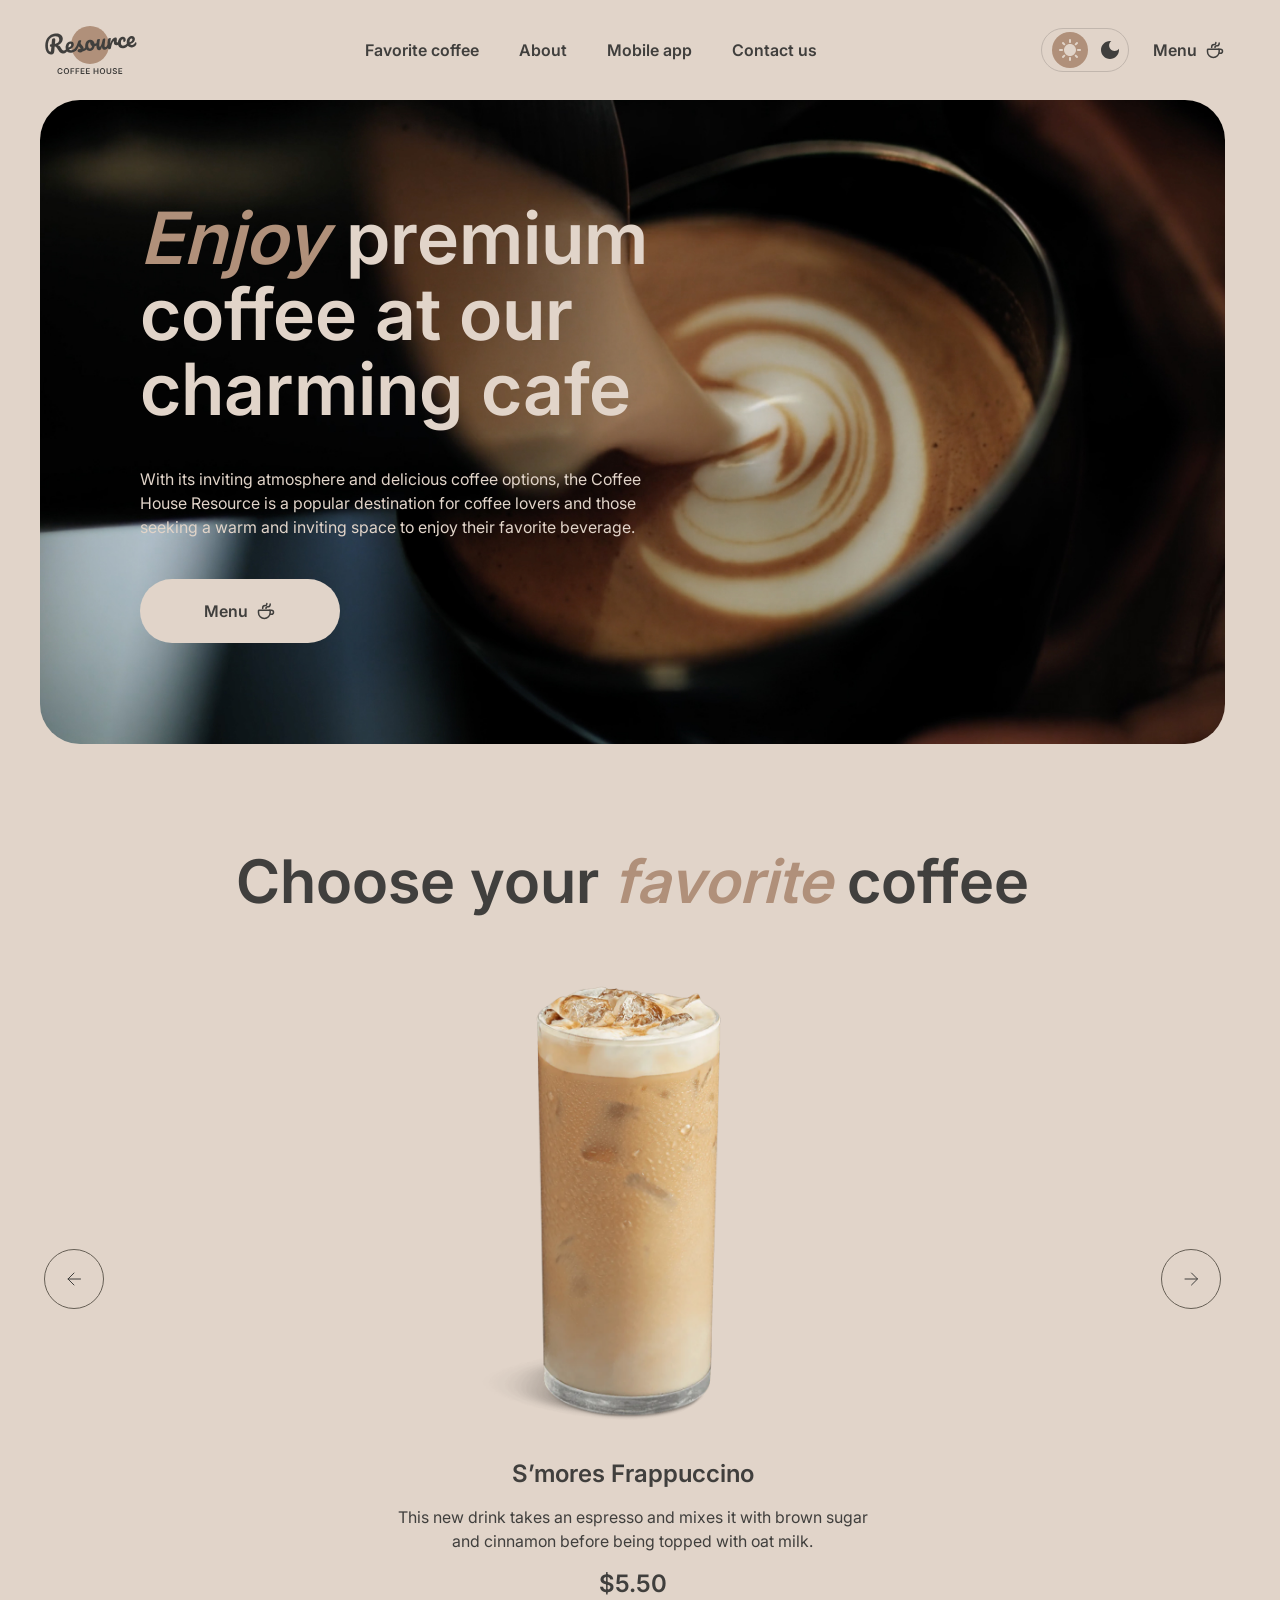
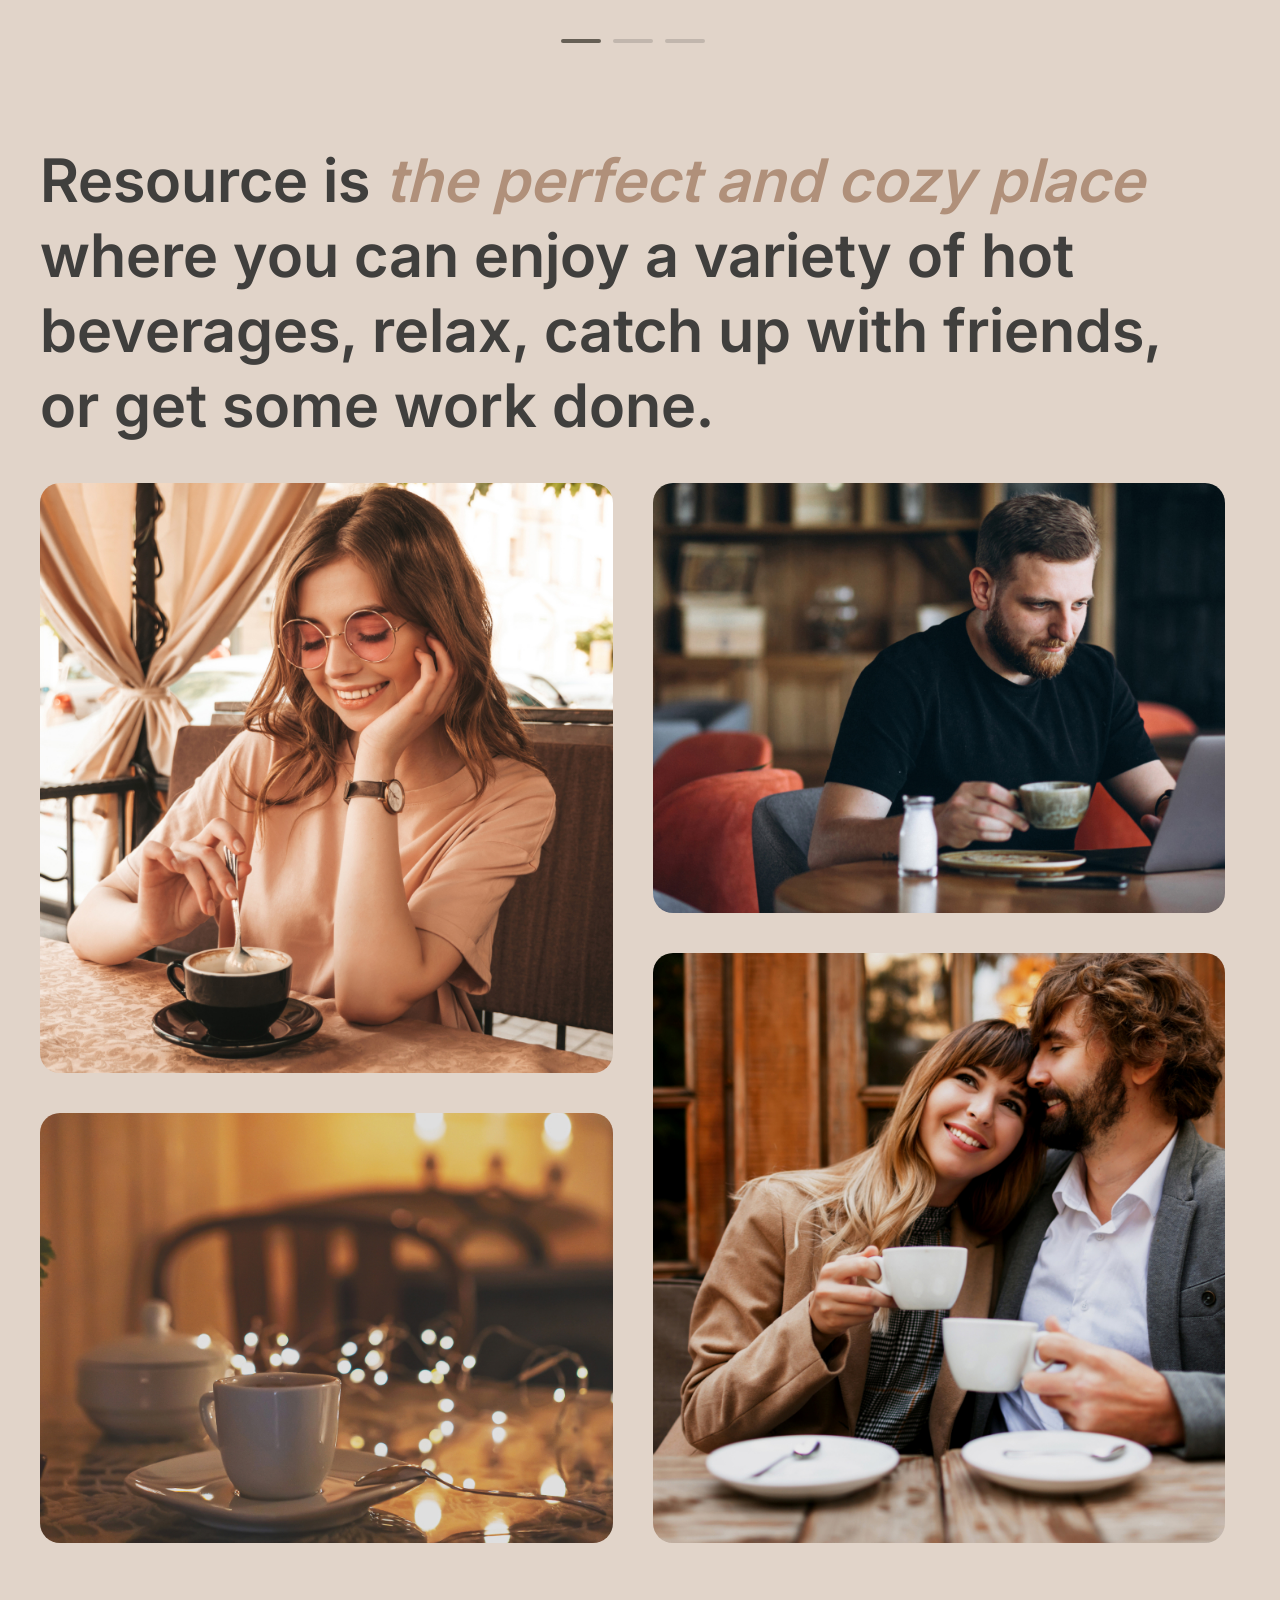
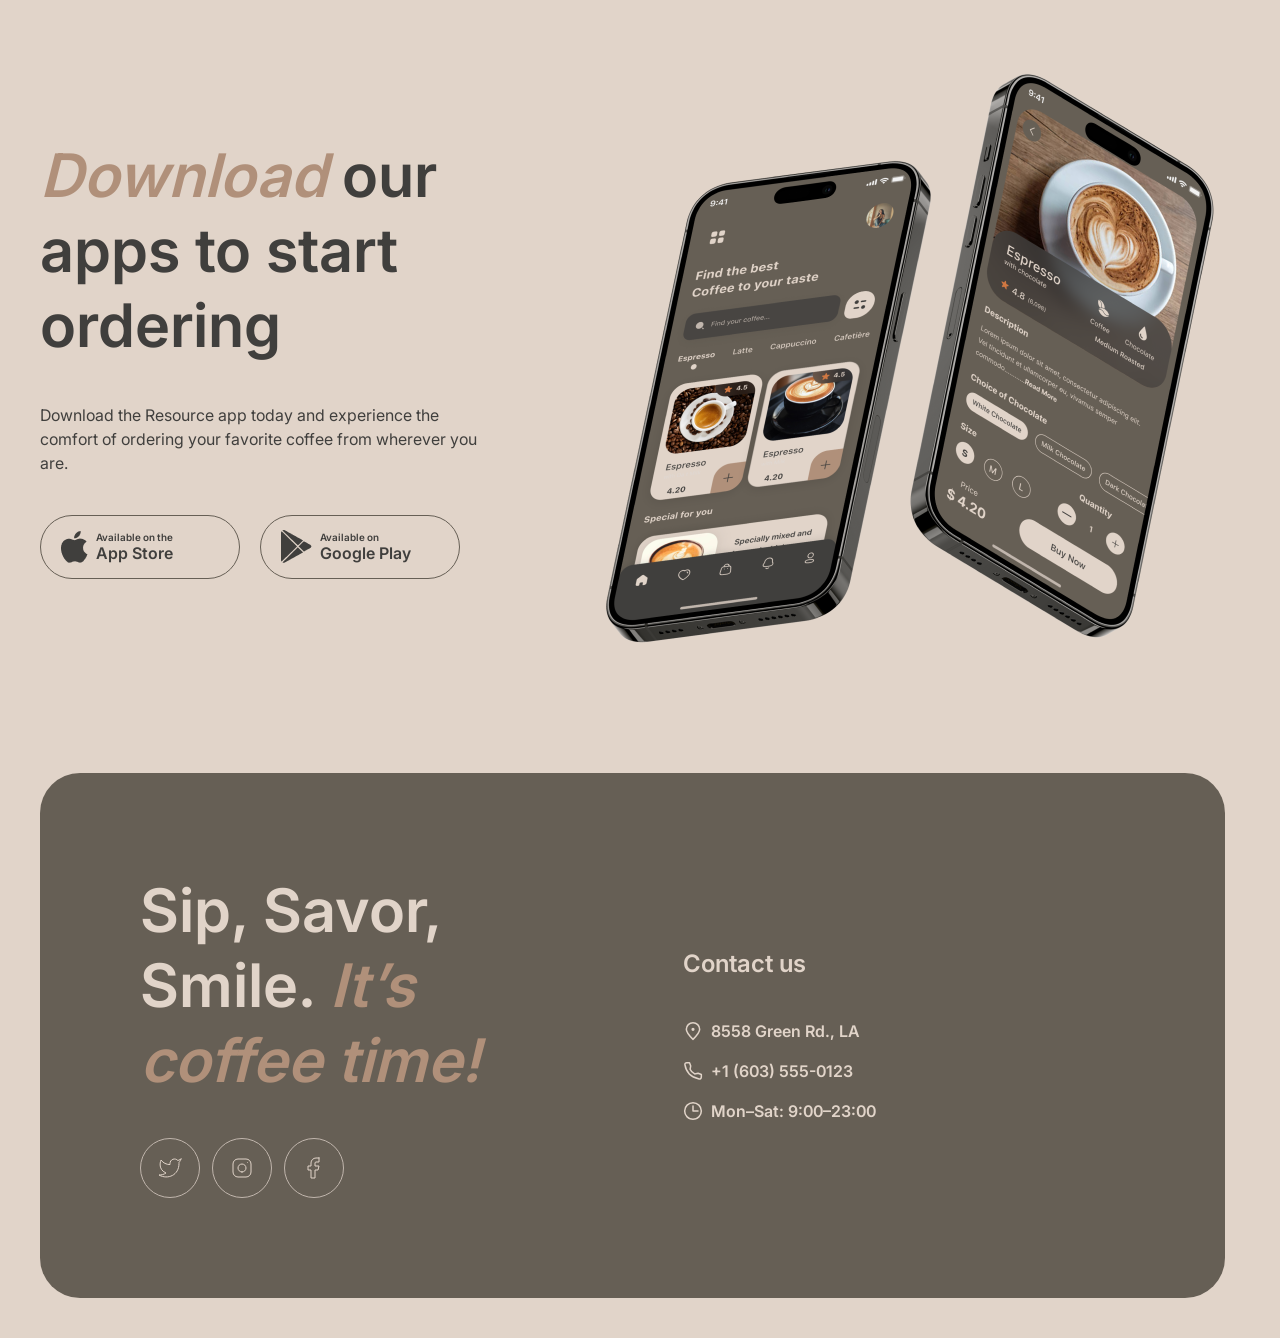
<file: index.html>
<!DOCTYPE html>
<html lang="en">

<head>
	<meta charset="UTF-8">
	<meta name="viewport" content="width=device-width, initial-scale=1.0">
	<title>Coffee House</title>
	<link rel="icon" href="icons/logo.svg">
	<link rel="stylesheet" href="css/style.css">
</head>

<body>

	<header class="header">
		<a href="index.html" class="header-logo">
			<img src="icons/logo.svg" alt="Coffee House Logo">
		</a>

		<nav class="header-nav">
			<ul class="header-nav-list">
				<li class="header-nav-item">
					<a class="header-nav-link" href="#favorite-coffee">
						Favorite coffee
					</a>
				</li>

				<li class="header-nav-item">
					<a class="header-nav-link" href="#about">
						About
					</a>
				</li>

				<li class="header-nav-item">
					<a class="header-nav-link" href="#mobile-app">
						Mobile app
					</a>
				</li>

				<li class="header-nav-item">
					<a class="header-nav-link" href="#contacts">
						Contact us
					</a>
				</li>
			</ul>
		</nav>

		<div class="header-actions">

			<button class="header-theme" type="button" aria-label="Switch theme">
				<img src="icons/Sun.svg" alt="Light theme" class="header-theme-icon-sun">
				<img src="icons/Moon.svg" alt="Dark theme" class="header-theme-icon-moon">
			</button>

			<a href="menu.html" class="header-menu-link">
				Menu
				<img src="icons/coffee-cup.svg" alt="">
			</a>

		</div>

		<button class="header-menu-burger" type="button" aria-label="Open menu"></button>
	</header>


	<main>

		<section class="hero">

			<video class="hero-video" autoplay muted loop playsinline>
				<source src="2909914-uhd_3840_2024_24fps.mp4" type="video/mp4">
			</video>

			<div class="hero-content">

				<h1 class="hero-title">
					<span class="accent">Enjoy</span>
					premium coffee at our charming cafe
				</h1>

				<p class="hero-text">
					With its inviting atmosphere and delicious coffee options,
					the Coffee House Resource is a popular destination for coffee lovers
					and those seeking a warm and inviting space to enjoy their favorite beverage.
				</p>

				<a href="menu.html" class="hero-button">
					Menu
					<img src="icons/coffee-cup.svg" alt="">
				</a>

			</div>

		</section>


		<section class="favorite-coffee" id="favorite-coffee">

			<h2 class="favorite-coffee-title">
				Choose your
				<span class="accent">favorite</span>
				coffee
			</h2>

			<div class="favorite-coffee-slider">

				<button class="favorite-coffee-button favorite-coffee-button-left" type="button"
					aria-label="Previous coffee">
					<img src="icons/arrow-left.svg" alt="">
				</button>


				<div class="favorite-coffee-cards">

					<article class="favorite-coffee-card favorite-coffee-card-active">

						<img src="images/slider/coffee-slider-1.png" alt="S'mores Frappuccino" class="favorite-coffee-image">

						<h3 class="favorite-coffee-card-title">
							S’mores Frappuccino
						</h3>

						<p class="favorite-coffee-description">
							This new drink takes an espresso and mixes it with brown sugar
							and cinnamon before being topped with oat milk.
						</p>

						<p class="favorite-coffee-price">
							$5.50
						</p>

					</article>


					<article class="favorite-coffee-card">

						<img src="images/slider/coffee-slider-2.png" alt="Caramel Macchiato" class="favorite-coffee-image">

						<h3 class="favorite-coffee-card-title">
							Caramel Macchiato
						</h3>

						<p class="favorite-coffee-description">
							Fragrant and unique classic espresso with rich
							caramel-peanut syrup, with cream under whipped thick foam.
						</p>

						<p class="favorite-coffee-price">
							$5.00
						</p>

					</article>


					<article class="favorite-coffee-card">

						<img src="images/slider/coffee-slider-3.png" alt="Ice coffee" class="favorite-coffee-image">

						<h3 class="favorite-coffee-card-title">
							Ice coffee
						</h3>

						<p class="favorite-coffee-description">
							A popular summer drink that tones and invigorates.
							Prepared from coffee, milk and ice.
						</p>

						<p class="favorite-coffee-price">
							$4.50
						</p>

					</article>

				</div>


				<button class="favorite-coffee-button favorite-coffee-button-right" type="button" aria-label="Next coffee">
					<img src="icons/arrow-right.svg" alt="">
				</button>

			</div>


			<div class="favorite-coffee-controls">

				<button class="favorite-coffee-control favorite-coffee-control-active" type="button"
					aria-label="Coffee slide 1"></button>

				<button class="favorite-coffee-control" type="button" aria-label="Coffee slide 2"></button>

				<button class="favorite-coffee-control" type="button" aria-label="Coffee slide 3"></button>

			</div>

		</section>


		<section class="about" id="about">

			<h2 class="about-title">
				Resource is
				<span class="accent">the perfect and cozy place</span>
				where you can enjoy a variety of hot beverages,
				relax, catch up with friends, or get some work done.
			</h2>


			<div class="about-images">

				<img src="images/about/about-1.jpg" alt="Coffee shop interior" class="about-image about-image-1">

				<img src="images/about/about-2.jpg" alt="Coffee cup" class="about-image about-image-2">

				<img src="images/about/about-3.jpg" alt="Coffee shop" class="about-image about-image-3">

				<img src="images/about/about-4.jpg" alt="Coffee" class="about-image about-image-4">

			</div>

		</section>


		<section class="mobile-app" id="mobile-app">

			<div class="mobile-app-offer">

				<h2 class="mobile-app-title">
					<span class="accent">Download</span>
					our apps to start ordering
				</h2>

				<p class="mobile-app-text">
					Download the Resource app today and experience the comfort
					of ordering your favorite coffee from wherever you are.
				</p>


				<div class="mobile-app-buttons">

					<a href="#" class="mobile-app-button">

						<img src="icons/apple-icon.png" alt="Apple">

						<span>
							<small>Available on the</small>
							App Store
						</span>

					</a>


					<a href="#" class="mobile-app-button">

						<img src="icons/google-icon.png" alt="Google Play">

						<span>
							<small>Available on</small>
							Google Play
						</span>

					</a>

				</div>

			</div>


			<img src="images/mobile-app.png" alt="Coffee House mobile application" class="mobile-app-image">

		</section>

	</main>


	<footer class="footer" id="contacts">

		<div class="footer-offer">

			<h2 class="footer-title">
				Sip, Savor, Smile.
				<span class="accent">It’s coffee time!</span>
			</h2>


			<div class="footer-socials">

				<a href="https://twitter.com/" class="footer-social-link" aria-label="Twitter" target="_blank"
					rel="noopener noreferrer">
					<img src="icons/social/twitter.svg" alt="">
				</a>

				<a href="https://www.instagram.com/" class="footer-social-link" aria-label="Instagram" target="_blank"
					rel="noopener noreferrer">
					<img src="icons/social/instagram.svg" alt="">
				</a>

				<a href="https://www.facebook.com/" class="footer-social-link" aria-label="Facebook" target="_blank"
					rel="noopener noreferrer">
					<img src="icons/social/facebook.svg" alt="">
				</a>

			</div>

		</div>


		<div class="footer-contacts">

			<h3 class="footer-contacts-title">
				Contact us
			</h3>

			<a href="https://www.google.com/maps/search/?api=1&query=8558+Green+Rd,+Los+Angeles"
				class="footer-contacts-address" target="_blank" rel="noopener noreferrer">
				<img src="icons/contacts/pin-alt.svg" alt="">
				8558 Green Rd., LA
			</a>

			<a href="tel:+16035550123" class="footer-contacts-phone">
				<img src="icons/contacts/phone.svg" alt="">
				+1 (603) 555-0123
			</a>

			<p class="footer-contacts-hours">
				<img src="icons/contacts/clock.svg" alt="">
				Mon–Sat: 9:00–23:00
			</p>

		</div>

	</footer>


	<script src="js/script.js"></script>

</body>

</html>
</file>
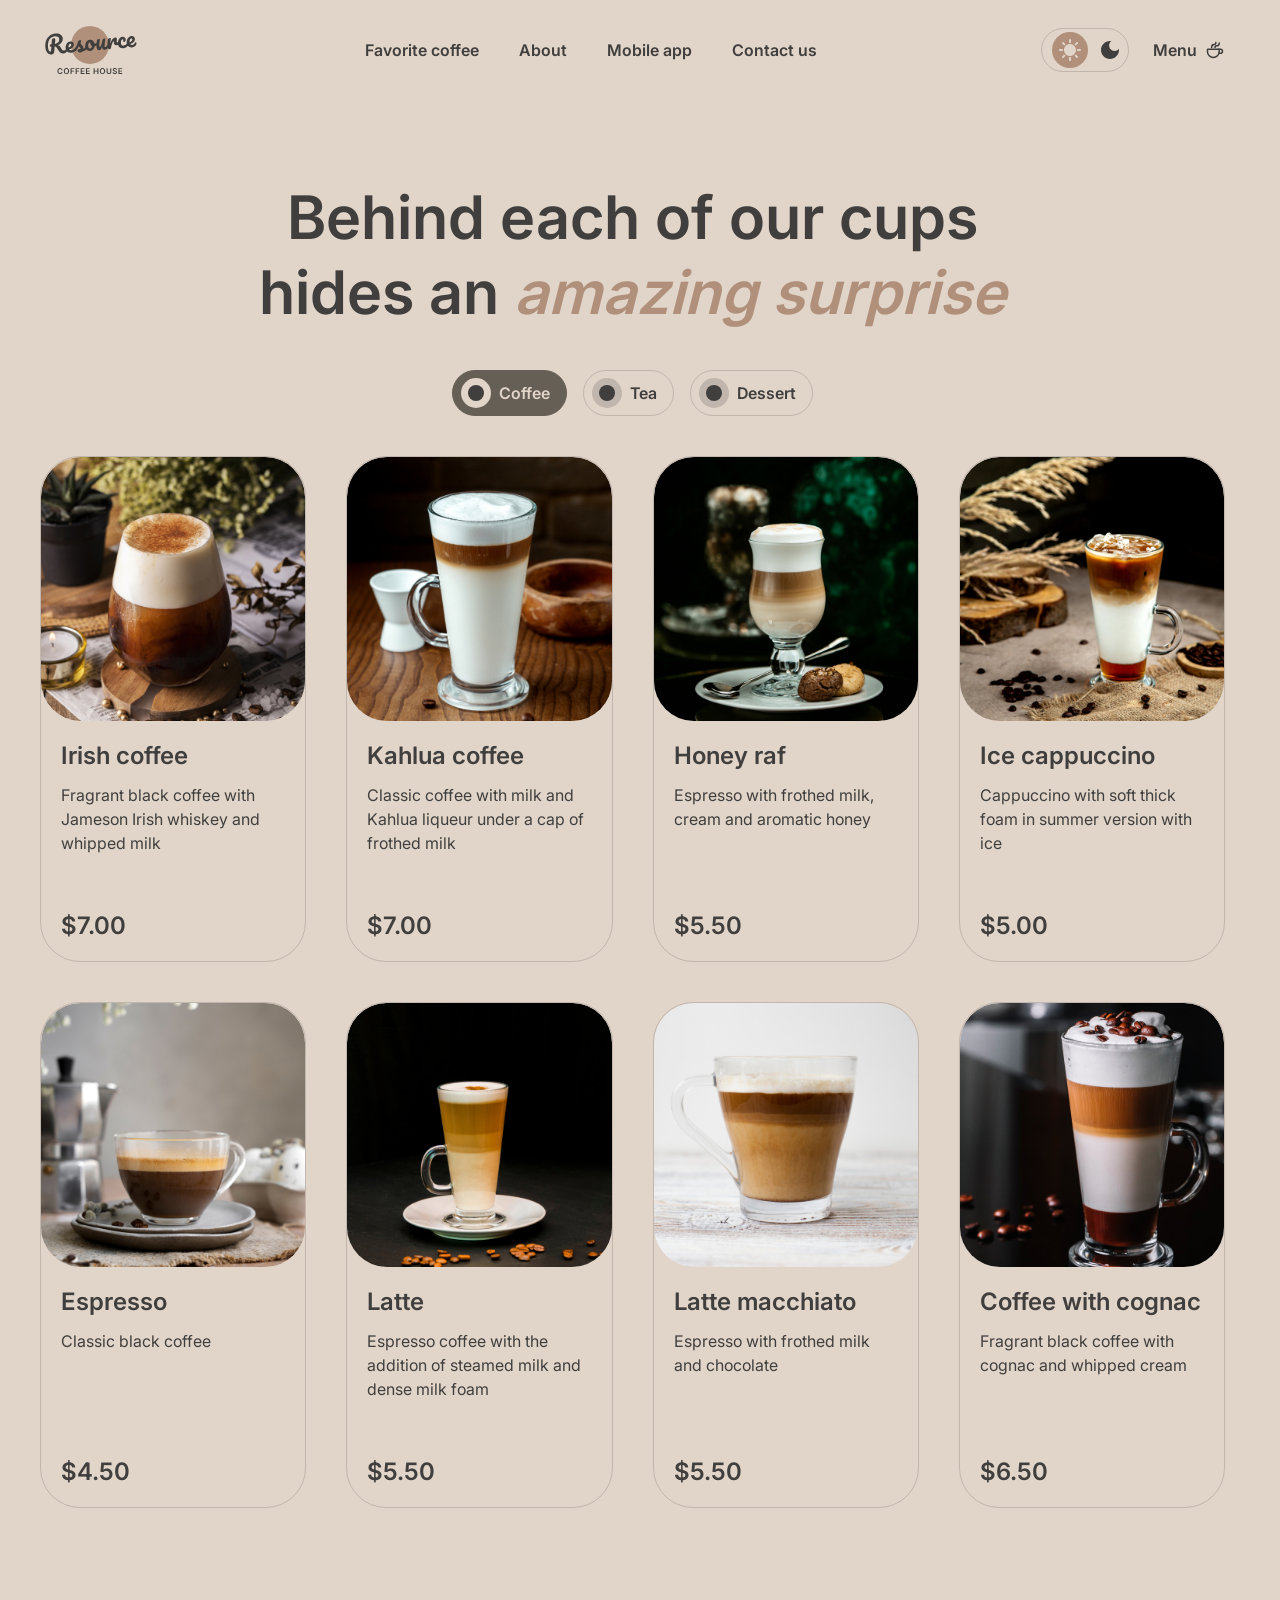
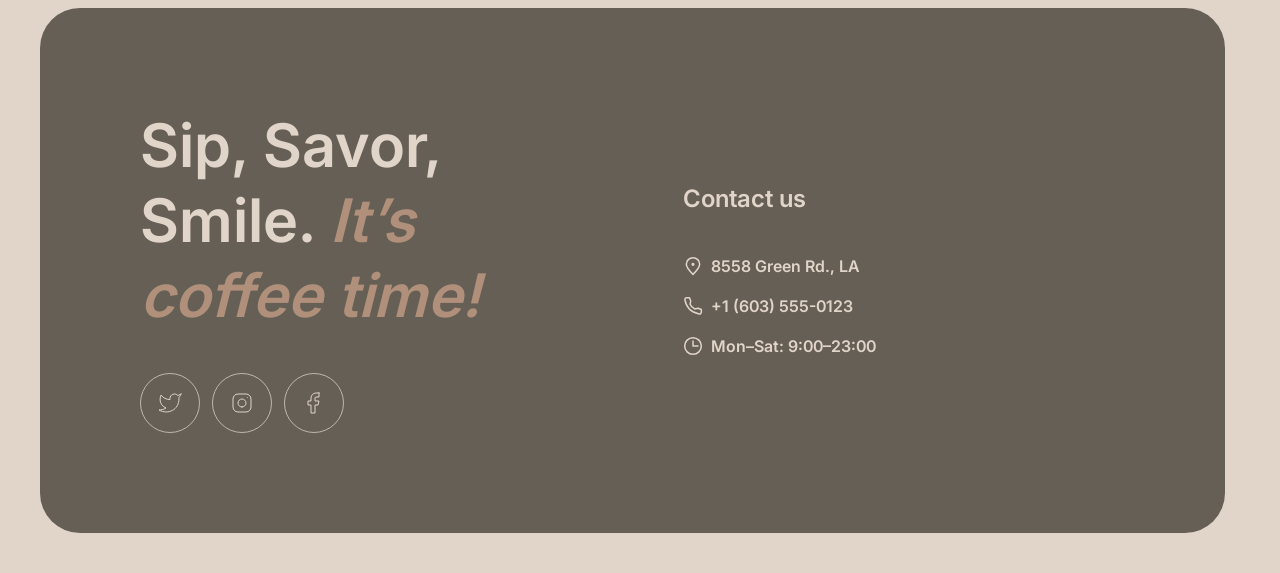
<file: menu.html>
<!DOCTYPE html>
<html lang="en">

<head>
	<meta charset="UTF-8">
	<meta name="viewport" content="width=device-width, initial-scale=1.0">
	<title>Coffee House — Menu</title>

	<link rel="icon" href="icons/logo.svg">
	<link rel="stylesheet" href="css/style.css">
</head>

<body>

	<header class="header">

		<a href="index.html" class="header-logo">
			<img src="icons/logo.svg" alt="Coffee House Logo">
		</a>

		<nav class="header-nav">

			<ul class="header-nav-list">

				<li class="header-nav-item">
					<a href="index.html#favorite-coffee" class="header-nav-link">
						Favorite coffee
					</a>
				</li>

				<li class="header-nav-item">
					<a href="index.html#about" class="header-nav-link">
						About
					</a>
				</li>

				<li class="header-nav-item">
					<a href="index.html#mobile-app" class="header-nav-link">
						Mobile app
					</a>
				</li>

				<li class="header-nav-item">
					<a href="#contacts" class="header-nav-link">
						Contact us
					</a>
				</li>

			</ul>

		</nav>


		<div class="header-actions">

			<button class="header-theme" type="button" aria-label="Switch theme">
				<img src="icons/Sun.svg" alt="Light theme" class="header-theme-icon-sun">

				<img src="icons/Moon.svg" alt="Dark theme" class="header-theme-icon-moon">
			</button>


			<div class="header-menu-link" aria-current="page">
				Menu

				<img src="icons/coffee-cup.svg" alt="">
			</div>

		</div>


		<button class="header-menu-burger" type="button" aria-label="Open menu" aria-expanded="false"></button>

	</header>



	<main>

		<section class="menu">

			<h1 class="menu-title">
				Behind each of our cups hides an
				<span class="accent">amazing surprise</span>
			</h1>


			<div class="menu-tabs">

				<button class="menu-tabs-button menu-tabs-button-active" type="button" data-tab="coffee">
					<img src="icons/menu/coffee.svg" alt="">

					Coffee
				</button>


				<button class="menu-tabs-button" type="button" data-tab="tea">
					<img src="icons/menu/tea.svg" alt="">

					Tea
				</button>


				<button class="menu-tabs-button" type="button" data-tab="dessert">
					<img src="icons/menu/dessert.svg" alt="">

					Dessert
				</button>

			</div>



			<!-- Coffee cards are generated by JavaScript -->

			<div class="menu-coffee menu-list menu-list-active" data-category="coffee"></div>



			<!-- Tea cards are generated by JavaScript -->

			<div class="menu-tea menu-list" data-category="tea"></div>



			<!-- Dessert cards are generated by JavaScript -->

			<div class="menu-dessert menu-list" data-category="dessert"></div>



			<button class="menu-more-button" type="button" aria-label="Show more menu items">
				<span></span>
			</button>

		</section>

	</main>



	<footer class="footer" id="contacts">

		<div class="footer-offer">

			<h2 class="footer-title">
				Sip, Savor, Smile.
				<span class="accent">It’s coffee time!</span>
			</h2>


			<div class="footer-socials">

				<a href="https://twitter.com/" class="footer-social-link" aria-label="Twitter" target="_blank"
					rel="noopener noreferrer">
					<img src="icons/social/twitter.svg" alt="">
				</a>


				<a href="https://www.instagram.com/" class="footer-social-link" aria-label="Instagram" target="_blank"
					rel="noopener noreferrer">
					<img src="icons/social/instagram.svg" alt="">
				</a>


				<a href="https://www.facebook.com/" class="footer-social-link" aria-label="Facebook" target="_blank"
					rel="noopener noreferrer">
					<img src="icons/social/facebook.svg" alt="">
				</a>

			</div>

		</div>



		<div class="footer-contacts">

			<h3 class="footer-contacts-title">
				Contact us
			</h3>


			<a href="https://www.google.com/maps/search/?api=1&query=8558+Green+Rd,+Los+Angeles"
				class="footer-contacts-address" target="_blank" rel="noopener noreferrer">
				<img src="icons/contacts/pin-alt.svg" alt="">

				8558 Green Rd., LA
			</a>


			<a href="tel:+16035550123" class="footer-contacts-phone">
				<img src="icons/contacts/phone.svg" alt="">

				+1 (603) 555-0123
			</a>


			<p class="footer-contacts-hours">

				<img src="icons/contacts/clock.svg" alt="">

				Mon–Sat: 9:00–23:00
			</p>

		</div>

	</footer>


	<script src="js/products.js"></script>
	<script src="js/script.js"></script>

</body>

</html>
</file>
<file: css/style.css>
@font-face {
	font-family: "Inter";
	src: url("../fonts/Inter_18pt-Regular.ttf") format("truetype");
	font-weight: 400;
	font-style: normal;
	font-display: swap;
}

@font-face {
	font-family: "Inter";
	src: url("../fonts/Inter_18pt-SemiBold.ttf") format("truetype");
	font-weight: 600;
	font-style: normal;
	font-display: swap;
}


/* RESET */

*,
::before,
::after {
	box-sizing: border-box;
}

:where(ul, ol):where([class]) {
	padding-left: 0;
}

body,
:where(blockquote, figure, fieldset):where([class]) {
	margin: 0;
}

:where(h1, h2, h3, h4, h5, h6, p, ul, ol, dl):where([class]) {
	margin-block: 0;
}

:where(dd[class]) {
	margin-left: 0;
}

:where(fieldset[class]) {
	padding: 0;
	border: none;
}

:where(ul[class]) {
	list-style: none;
}

:where(address[class]) {
	font-style: normal;
}

p {
	--paragraphMarginBottom: 24px;
	margin-block: 0;
}

p:where(:not([class]):not(:last-child)) {
	margin-bottom: var(--paragraphMarginBottom);
}

img,
video {
	display: block;
	max-width: 100%;
	height: auto;
}

input,
textarea,
select,
button {
	font: inherit;
}

html {
	height: 100%;
	scrollbar-gutter: stable;
	scroll-behavior: smooth;
}

body {
	min-height: 100%;
	line-height: 1.5;
}

a:where([class]) {
	display: inline-flex;
}

button,
label {
	cursor: pointer;
}

button {
	-webkit-tap-highlight-color: transparent;
}

:where(table) {
	border-collapse: collapse;
	border-color: currentColor;
}


/* VARIABLES */

:root {
	--font-family-base: "Inter", sans-serif;

	--light-text-primary: #403f3d;
	--light-text-inverse: #e1d4c9;
	--light-text-accent: #b0907a;

	--light-bg-page: #e1d4c9;
	--light-bg-container: #665f55;
	--light-bg-overlay: rgba(64, 63, 61, 0.8);

	--light-border-primary: #c1b6ad;
	--light-border-inverse: #665f55;

	--dark-text-primary: #e1d4c9;
	--dark-text-inverse: #e1d4c9;
	--dark-text-accent: #b0907a;

	--dark-bg-page: #292826;
	--dark-bg-container: #403f3d;
	--dark-bg-overlay: rgba(41, 40, 38, 0.8);

	--dark-border-primary: #665f55;
	--dark-border-inverse: #c1b6ad;

	--color-text-primary: var(--light-text-primary);
	--color-text-inverse: var(--light-text-inverse);
	--color-text-accent: var(--light-text-accent);

	--color-background-page: var(--light-bg-page);
	--color-background-container: var(--light-bg-container);
	--color-background-overlay: var(--light-bg-overlay);

	--color-border-primary: var(--light-border-primary);
	--color-border-inverse: var(--light-border-inverse);

	--transition-duration: 0.3s;
}

body.dark-theme {
	--color-text-primary: var(--dark-text-primary);
	--color-text-inverse: var(--dark-text-inverse);
	--color-text-accent: var(--dark-text-accent);

	--color-background-page: var(--dark-bg-page);
	--color-background-container: var(--dark-bg-container);
	--color-background-overlay: var(--dark-bg-overlay);

	--color-border-primary: var(--dark-border-primary);
	--color-border-inverse: var(--dark-border-inverse);
}


/* GENERAL */

body {
	font-family: var(--font-family-base);
	color: var(--color-text-primary);
	background-color: var(--color-background-page);
	max-width: 1440px;
	margin-inline: auto;
	padding: 20px 40px 40px;

	transition:
		background-color var(--transition-duration),
		color var(--transition-duration);
}

body.menu-open,
body.modal-open {
	overflow: hidden;
}

a,
button {
	transition:
		color var(--transition-duration),
		background-color var(--transition-duration),
		border-color var(--transition-duration),
		opacity var(--transition-duration);
}

.accent {
	color: var(--color-text-accent);
	font-style: italic;
}


/* HEADER */

.header {
	position: relative;
	z-index: 100;
	display: flex;
	align-items: center;
	justify-content: space-between;
	height: 60px;
}

.header-logo {
	position: relative;
	z-index: 102;
	flex-shrink: 0;
	width: 100px;
	height: 60px;
}

.header-logo img {
	width: 100%;
	height: 100%;
}

.header-nav-list {
	display: flex;
	gap: 40px;
}

.header-nav-link {
	position: relative;
	font-size: 16px;
	font-weight: 600;
	line-height: 1.5;
	color: var(--color-text-primary);
	text-decoration: none;
}

.header-nav-link::after,
.header-menu-link::after {
	content: "";
	position: absolute;
	left: 50%;
	bottom: -4px;
	width: 0;
	height: 2px;
	background-color: currentColor;
	transform: translateX(-50%);
	transition: width var(--transition-duration);
}

.header-actions {
	display: flex;
	align-items: center;
	gap: 24px;
}

.header-theme {
	position: relative;
	display: flex;
	align-items: center;
	justify-content: space-around;
	width: 88px;
	height: 44px;
	padding: 4px;
	background: transparent;
	border: none;
}

.header-theme::before {
	content: "";
	position: absolute;
	inset: 0;
	border: 1px solid var(--color-border-primary);
	border-radius: 100px;
}

.header-theme img {
	position: relative;
	z-index: 1;
}

.header-theme-icon-sun {
	width: 22px;
	height: 22px;
	box-sizing: content-box;
	padding: 7px;
	border-radius: 50%;
	background-color: var(--color-text-accent);
}

.header-theme-icon-moon {
	width: 18px;
	height: 18px;
}

.dark-theme .header-theme-icon-sun {
	padding: 0;
	background-color: transparent;
}

.dark-theme .header-theme-icon-moon {
	box-sizing: content-box;
	padding: 9px;
	border-radius: 50%;
	background-color: var(--color-text-accent);
}

.header-menu-link {
	position: relative;
	display: inline-flex;
	align-items: center;
	gap: 8px;
	font-size: 16px;
	font-weight: 600;
	line-height: 1.5;
	color: var(--color-text-primary);
	text-decoration: none;
}

.header-menu-link img {
	width: 20px;
	height: 20px;
}

.header-menu-burger {
	display: none;
}


/* HERO */

.hero {
	position: relative;
	min-height: 644px;
	margin-top: 20px;
	padding: 100px;
	overflow: hidden;
	border-radius: 40px;

	background-image: url("../images/img-hero.jpg");
	background-size: cover;
	background-position: center;
}

.hero-video {
	position: absolute;
	z-index: 0;
	inset: 0;

	width: 100%;
	height: 100%;
	max-width: none;

	object-fit: cover;
}

.hero-content {
	position: relative;
	z-index: 1;
}

.hero-title {
	max-width: 530px;
	font-size: 72px;
	font-weight: 600;
	line-height: 1.05;
	color: var(--color-text-inverse);
}

.hero-text {
	max-width: 530px;
	margin-top: 40px;
	font-size: 16px;
	line-height: 1.5;
	color: var(--color-text-inverse);
}

.hero-menu-link,
.hero-button {
	align-items: center;
	justify-content: center;
	width: 200px;
	height: 64px;
	margin-top: 40px;
	border-radius: 100px;
	background-color: var(--color-background-page);
	color: var(--color-text-primary);
	font-size: 16px;
	font-weight: 600;
	text-decoration: none;
}

.hero-button {
	gap: 8px;
}

.hero-button img {
	width: 20px;
	height: 20px;
}


/* FAVORITE COFFEE */

.favorite-coffee {
	display: flex;
	flex-direction: column;
	align-items: center;
	gap: 40px;
	margin-top: 100px;
}

.favorite-coffee-title {
	font-size: 60px;
	font-weight: 600;
	line-height: 1.25;
	text-align: center;
}

.favorite-coffee-slider {
	position: relative;
	display: flex;
	align-items: center;
	justify-content: center;
	width: 100%;
	min-height: 640px;
}

.favorite-coffee-cards {
	position: relative;
	width: 480px;
	min-height: 640px;
	overflow: hidden;
}

.favorite-coffee-card {
	position: absolute;
	top: 0;
	left: 0;

	display: flex;
	flex-direction: column;
	align-items: center;

	width: 480px;

	text-align: center;

	opacity: 0;
	visibility: hidden;
	transform: translateX(40px);

	transition:
		opacity 0.5s ease,
		transform 0.5s ease,
		visibility 0.5s ease;

	pointer-events: none;
}

.favorite-coffee-card-active {
	opacity: 1;
	visibility: visible;
	transform: translateX(0);
	pointer-events: auto;
}

.favorite-coffee-image {
	width: 480px;
	height: 480px;
	object-fit: contain;
}

.favorite-coffee-name,
.favorite-coffee-card-title {
	margin-top: 20px;
	font-size: 24px;
	font-weight: 600;
	line-height: 1.25;
}

.favorite-coffee-description {
	margin-top: 16px;
	font-size: 16px;
	line-height: 1.5;
}

.favorite-coffee-price {
	margin-top: 16px;
	font-size: 24px;
	font-weight: 600;
	line-height: 1.25;
}

.favorite-coffee-button {
	position: absolute;
	top: 50%;

	display: flex;
	align-items: center;
	justify-content: center;

	width: 60px;
	height: 60px;
	padding: 0;

	border: 1px solid var(--color-border-inverse);
	border-radius: 50%;

	background-color: transparent;

	transform: translateY(-50%);
}

.favorite-coffee-button img {
	width: 24px;
	height: 24px;
}

.favorite-coffee-button-left {
	left: 4px;
}

.favorite-coffee-button-right {
	right: 4px;
}

.favorite-coffee-controls {
	display: flex;
	gap: 12px;
}

.favorite-coffee-control {
	width: 40px;
	height: 4px;
	padding: 0;
	border: none;
	border-radius: 100px;
	background-color: var(--color-border-primary);
	transition: background-color var(--transition-duration);
}

.favorite-coffee-control-active {
	background-color: var(--color-border-inverse);
}


/* ABOUT */

.about {
	display: flex;
	flex-direction: column;
	gap: 40px;
	margin-top: 100px;
}

.about-title {
	font-size: 60px;
	font-weight: 600;
	line-height: 1.25;
}

.about-images {
	display: grid;
	grid-template-columns: repeat(2, minmax(0, 1fr));
	grid-template-rows: 430px 120px 430px;
	gap: 40px;
}

.about-image {
	width: 100%;
	height: 100%;
	object-fit: cover;
	border-radius: 20px;
}

.about-image:nth-child(1) {
	grid-column: 1;
	grid-row: 1 / 3;
}

.about-image:nth-child(2) {
	grid-column: 1;
	grid-row: 3;
}

.about-image:nth-child(3) {
	grid-column: 2;
	grid-row: 1;
}

.about-image:nth-child(4) {
	grid-column: 2;
	grid-row: 2 / 4;
}


/* MOBILE APP */

.mobile-app {
	display: flex;
	align-items: center;
	gap: 100px;
	margin-top: 100px;
}

.mobile-app-offer {
	display: flex;
	flex: 1 1 0;
	flex-direction: column;
	gap: 40px;
	min-width: 0;
}

.mobile-app-title {
	font-size: 60px;
	font-weight: 600;
	line-height: 1.25;
}

.mobile-app-text {
	font-size: 16px;
	line-height: 1.5;
}

.mobile-app-buttons {
	display: flex;
	gap: 20px;
}

.mobile-app-button {
	align-items: center;
	width: 200px;
	height: 64px;
	padding: 12px 20px;
	gap: 8px;
	border: 1px solid var(--color-border-inverse);
	border-radius: 100px;
	color: var(--color-text-primary);
	text-decoration: none;
}

.mobile-app-button img {
	flex-shrink: 0;
}

.mobile-app-button span {
	display: flex;
	flex-direction: column;
	font-size: 16px;
	font-weight: 600;
	line-height: 1.2;
}

.mobile-app-button small {
	font-size: 10px;
	font-weight: 600;
	line-height: 1.4;
}

.mobile-app-button-icon {
	flex-shrink: 0;
}

.mobile-app-button-text {
	display: flex;
	flex-direction: column;
}

.mobile-app-button-label {
	font-size: 10px;
	font-weight: 600;
	line-height: 1.4;
}

.mobile-app-button-name {
	font-size: 16px;
	font-weight: 600;
	line-height: 1.5;
}

.mobile-app-image {
	flex: 0 1 630px;
	width: min(630px, 50%);
}


/* FOOTER */

.footer {
	display: flex;
	align-items: center;
	gap: 100px;
	min-height: 450px;
	margin-top: 100px;
	padding: 100px;
	border-radius: 40px;
	background-color: var(--color-background-container);
	color: var(--color-text-inverse);
}

.footer-offer,
.footer-contacts {
	flex: 1 1 0;
	min-width: 0;
}

.footer-title {
	font-size: 60px;
	font-weight: 600;
	line-height: 1.25;
}

.footer-socials {
	display: flex;
	gap: 12px;
	margin-top: 40px;
}

.footer-social-link {
	align-items: center;
	justify-content: center;
	width: 60px;
	height: 60px;
	border: 1px solid var(--color-border-primary);
	border-radius: 50%;
}

.footer-social-link img {
	width: 24px;
	height: 24px;
}

.footer-contacts {
	display: flex;
	flex-direction: column;
	align-items: flex-start;
	gap: 16px;
}

.footer-contacts-title {
	margin: 0 0 24px;
	font-size: 24px;
	font-weight: 600;
	line-height: 1.25;
}

.footer-contacts-address,
.footer-contacts-phone {
	position: relative;
	align-items: center;
	gap: 8px;
	color: var(--color-text-inverse);
	font-size: 16px;
	font-weight: 600;
	line-height: 1.5;
	text-decoration: none;
}

.footer-contacts-hours {
	display: flex;
	align-items: center;
	gap: 8px;
	font-size: 16px;
	font-weight: 600;
	line-height: 1.5;
}

.footer-contacts img {
	width: 20px;
	height: 20px;
}


/* MENU */

.menu {
	display: flex;
	flex-direction: column;
	align-items: center;
	margin-top: 100px;
}

.menu-title {
	max-width: 800px;
	font-size: 60px;
	font-weight: 600;
	line-height: 1.25;
	text-align: center;
}

.menu-tabs {
	display: flex;
	justify-content: center;
	gap: 16px;
	margin-top: 40px;
}

.menu-tabs-button {
	display: flex;
	align-items: center;
	gap: 8px;
	height: 46px;
	padding: 8px 16px 8px 8px;
	border: 1px solid var(--color-border-primary);
	border-radius: 100px;
	background-color: transparent;
	color: var(--color-text-primary);
	font-size: 16px;
	font-weight: 600;
	line-height: 1.5;
}

.menu-tabs-button img {
	width: 30px;
	height: 30px;
	padding: 7px;
	border-radius: 50%;
	background-color: var(--color-border-primary);
}

.menu-tabs-button-active {
	border-color: var(--color-background-container);
	background-color: var(--color-background-container);
	color: var(--color-text-inverse);
	cursor: default;
}

.menu-tabs-button-active img {
	background-color: var(--color-background-page);
}

.menu-list {
	display: none;
	grid-template-columns: repeat(4, minmax(0, 310px));
	justify-content: center;
	gap: 40px;
	width: 100%;
	margin-top: 40px;
}

.menu-list-active,
.menu-coffee {
	display: grid;
}

.menu-tea,
.menu-dessert {
	display: none;
}

.menu-tea.menu-list-active,
.menu-dessert.menu-list-active {
	display: grid;
}

.menu-coffee:not(.menu-list-active) {
	display: none;
}

.menu-card {
	display: flex;
	flex-direction: column;
	min-height: 506px;
	border: 1px solid var(--color-border-primary);
	border-radius: 40px;
	overflow: hidden;
	cursor: pointer;
}

.menu-card-image {
	width: 100%;
	aspect-ratio: 1;
	object-fit: cover;
	border-radius: 40px;
	transition: transform var(--transition-duration);
}

.menu-card-title {
	margin: 20px 20px 0;
	font-size: 24px;
	font-weight: 600;
	line-height: 1.25;
}

.menu-card-description {
	margin: 12px 20px 0;
	font-size: 16px;
	line-height: 1.5;
}

.menu-card-price {
	margin: auto 20px 20px;
	padding-top: 12px;
	font-size: 24px;
	font-weight: 600;
	line-height: 1.25;
}


/* MENU MORE BUTTON */

.menu-more-button {
	display: none;
	align-items: center;
	justify-content: center;
	width: 60px;
	height: 60px;
	margin-top: 40px;
	padding: 0;
	border: 1px solid var(--color-border-inverse);
	border-radius: 50%;
	background-color: transparent;
}

.menu-more-button span {
	position: relative;
	width: 24px;
	height: 24px;
}

.menu-more-button span::before,
.menu-more-button span::after {
	content: "";
	position: absolute;
	left: 50%;
	top: 50%;
	background-color: var(--color-text-primary);
	transform: translate(-50%, -50%);
}

.menu-more-button span::before {
	width: 18px;
	height: 2px;
}

.menu-more-button span::after {
	width: 2px;
	height: 18px;
}


/* DESKTOP HOVER */

@media (hover: hover) {

	.header-nav-link:hover::after,
	.header-menu-link:hover::after {
		width: 100%;
	}

	.header-theme:hover::before {
		border-color: var(--color-border-inverse);
	}

	.hero-menu-link:hover,
	.hero-button:hover {
		background-color: var(--color-background-container);
		color: var(--color-text-inverse);
	}

	.favorite-coffee-button:hover {
		border-color: var(--color-background-container);
		background-color: var(--color-background-container);
	}

	.menu-tabs-button:not(.menu-tabs-button-active):hover {
		border-color: var(--color-background-container);
		background-color: var(--color-background-container);
		color: var(--color-text-inverse);
	}

	.menu-card:hover .menu-card-image {
		transform: scale(0.95);
	}

	.mobile-app-button:hover {
		background-color: var(--color-background-container);
		color: var(--color-text-inverse);
	}

	.footer-social-link:hover {
		background-color: var(--color-background-page);
	}

	.footer-social-link:hover img {
		filter: brightness(0.4);
	}

	.dark-theme .footer-social-link:hover img {
		filter: none;
	}

	.footer-contacts-address:hover,
	.footer-contacts-phone:hover {
		opacity: 0.7;
	}

	.menu-more-button:hover {
		background-color: var(--color-background-container);
	}

	.menu-more-button:hover span::before,
	.menu-more-button:hover span::after {
		background-color: var(--color-text-inverse);
	}
}


/* TABLET AND INTERMEDIATE */

@media (max-width: 1000px) {

	body {
		padding-inline: 40px;
	}

	.hero {
		padding: 100px 60px;
	}

	.favorite-coffee-slider {
		min-height: 640px;
	}

	.about-images {
		display: flex;
		flex-direction: column;
	}

	.about-image {
		height: 590px;
	}

	.mobile-app {
		flex-direction: column;
		align-items: stretch;
		gap: 100px;
	}

	.mobile-app-offer {
		width: 100%;
	}

	.mobile-app-image {
		align-self: center;
		width: min(630px, 100%);
		flex-basis: auto;
	}

	.footer {
		flex-direction: column;
		align-items: stretch;
		gap: 100px;
		padding: 100px 60px;
	}

	.footer-offer,
	.footer-contacts {
		width: 100%;
	}

	.menu-list {
		grid-template-columns: repeat(2, minmax(0, 310px));
	}
}


/* TABLET HEADER */

@media (max-width: 768px) {

	.header-menu-burger {
		position: relative;
		z-index: 103;
		display: block;
		flex-shrink: 0;
		width: 44px;
		height: 44px;
		padding: 0;
		border: 1px solid var(--color-border-inverse);
		border-radius: 50%;
		background-color: transparent;
	}

	.header-menu-burger::before,
	.header-menu-burger::after {
		content: "";
		position: absolute;
		left: 50%;
		width: 16px;
		height: 1.5px;
		border-radius: 2px;
		background-color: var(--color-text-primary);
		transform: translateX(-50%);
		transition:
			top var(--transition-duration),
			transform var(--transition-duration);
	}

	.header-menu-burger::before {
		top: 17px;
	}

	.header-menu-burger::after {
		top: 25px;
	}

	.header-menu-burger-active::before {
		top: 21px;
		transform: translateX(-50%) rotate(45deg);
	}

	.header-menu-burger-active::after {
		top: 21px;
		transform: translateX(-50%) rotate(-45deg);
	}


	/* CLOSED BURGER */

	.header-nav,
	.header-actions {
		display: none;
	}


	/* OPEN BURGER */

	.header-menu-open {
		position: relative;
	}

	.header-menu-open::after {
		content: "";
		position: fixed;
		z-index: 99;
		inset: 0;
		background-color: var(--color-background-page);
	}

	.header-menu-open .header-logo,
	.header-menu-open .header-menu-burger {
		position: relative;
		z-index: 103;
	}


	/* MAIN NAVIGATION */

	.header-menu-open .header-nav {
		position: fixed;
		z-index: 102;
		top: 240px;
		left: 40px;
		right: 40px;
		display: block;
	}

	.header-menu-open .header-nav-list {
		flex-direction: column;
		align-items: center;
		gap: 40px;
	}

	.header-menu-open .header-nav-link {
		font-size: 32px;
		line-height: 1.25;
	}


	/* THEME + MENU */

	.header-menu-open .header-actions {
		position: fixed;
		z-index: 102;
		inset: 0;
		display: block;
		pointer-events: none;
	}

	.header-menu-open .header-theme {
		position: absolute;
		top: 28px;
		right: 100px;
		display: flex;
		pointer-events: auto;
	}

	.header-menu-open .header-menu-link {
		position: absolute;
		top: 570px;
		left: 50%;
		display: inline-flex;
		align-items: center;
		gap: 8px;
		font-size: 32px;
		line-height: 1.25;
		transform: translateX(-50%);
		pointer-events: auto;
	}


	/* MENU CARDS */

	.menu-list-active .menu-card:nth-child(n + 5) {
		display: none;
	}

	.menu-more-button {
		display: flex;
	}
}


/* MOBILE */

@media (max-width: 600px) {

	body {
		padding: 20px 16px 40px;
	}

	.header-menu-open .header-nav {
		left: 16px;
		right: 16px;
	}

	.header-menu-open .header-theme {
		right: 76px;
	}

	.hero {
		min-height: 552px;
		padding: 60px 16px;
		border-radius: 40px;
	}

	.hero-title {
		font-size: 42px;
		line-height: 1.15;
	}

	.favorite-coffee-title,
	.about-title,
	.mobile-app-title,
	.footer-title,
	.menu-title {
		font-size: 32px;
		line-height: 1.25;
	}

	.favorite-coffee-slider {
		min-height: 460px;
	}

	.favorite-coffee-cards {
		width: 100%;
		min-height: 460px;
	}

	.favorite-coffee-card {
		width: 100%;
	}

	.favorite-coffee-image {
		width: min(348px, 100%);
		height: auto;
		aspect-ratio: 1;
	}

	.favorite-coffee-button {
		display: none;
	}

	.about-images {
		gap: 40px;
	}

	.about-image {
		height: 590px;
	}

	.mobile-app {
		gap: 40px;
	}

	.mobile-app-buttons {
		flex-direction: column;
	}

	.mobile-app-image {
		width: 100%;
	}

	.footer {
		gap: 40px;
		padding: 60px 16px;
	}

	.menu-tabs {
		gap: 8px;
	}

	.menu-tabs-button {
		padding-right: 8px;
	}

	.menu-list {
		grid-template-columns: minmax(0, 310px);
	}
}


/* VERY SMALL */

@media (max-width: 380px) {

	.menu-tabs-button {
		gap: 4px;
		padding: 8px 7px;
	}

	.menu-tabs {
		width: 100%;
	}

	.hero-title {
		font-size: 42px;
	}
}


/* EXPANDED MENU */

@media (max-width: 768px) {

	.menu-list-active.menu-list-expanded .menu-card:nth-child(n + 5) {
		display: flex;
	}
}


/* PRODUCT MODAL */

.product-modal-overlay {
	position: fixed;
	inset: 0;
	z-index: 1000;

	display: flex;
	align-items: center;
	justify-content: center;

	padding: 20px;

	background-color: var(--color-background-overlay);
}

.product-modal {
	display: flex;
	gap: 20px;

	width: min(800px, 100%);
	padding: 16px;

	border-radius: 40px;

	background-color: var(--color-background-page);
	color: var(--color-text-primary);
}

.product-modal-image-wrapper {
	flex: 0 0 310px;

	width: 310px;
	height: 310px;

	overflow: hidden;

	border-radius: 40px;
}

.product-modal-image {
	width: 100%;
	height: 100%;

	object-fit: cover;
}

.product-modal-content {
	display: flex;
	flex: 1;
	flex-direction: column;
	gap: 20px;

	min-width: 0;
}

.product-modal-title {
	margin: 0;

	font-size: 24px;
	font-weight: 600;
	line-height: 1.25;
}

.product-modal-description {
	margin: 0;

	font-size: 16px;
	line-height: 1.5;
}


/* SIZE + ADDITIVES */

.product-modal-group {
	display: flex;
	flex-direction: column;
	gap: 8px;
}

.product-modal-label {
	margin: 0;

	font-size: 16px;
	line-height: 1.5;
}

.product-modal-options {
	display: flex;
	flex-wrap: wrap;
	gap: 8px;
}

.product-modal-option {
	display: flex;
	align-items: center;
	gap: 8px;

	min-height: 46px;
	padding: 8px 16px 8px 8px;

	border: 1px solid var(--color-border-primary);
	border-radius: 100px;

	background-color: transparent;
	color: var(--color-text-primary);

	font-size: 16px;
	font-weight: 600;
	line-height: 1.5;
}

.product-modal-option-number {
	display: flex;
	align-items: center;
	justify-content: center;

	flex-shrink: 0;

	width: 30px;
	height: 30px;

	border-radius: 50%;

	background-color: var(--color-border-primary);
	color: var(--color-text-primary);
}

.product-modal-option-active {
	border-color: var(--color-background-container);
	background-color: var(--color-background-container);
	color: var(--color-text-inverse);
}

.product-modal-option-active .product-modal-option-number {
	background-color: var(--color-background-page);
	color: var(--color-text-primary);
}


/* TOTAL */

.product-modal-total {
	display: flex;
	align-items: center;
	justify-content: space-between;

	font-size: 24px;
	font-weight: 600;
	line-height: 1.25;
}


/* INFORMATION */

.product-modal-info {
	display: flex;
	align-items: flex-start;
	gap: 8px;

	padding: 12px 0;

	border-top: 1px solid var(--color-border-primary);
}

.product-modal-info-icon {
	display: flex;
	flex: 0 0 16px;
	align-items: center;
	justify-content: center;

	width: 16px;
	height: 16px;

	margin-top: 1px;

	border: 1px solid var(--color-text-primary);
	border-radius: 50%;

	font-size: 10px;
	font-weight: 600;
	line-height: 1;
}

.product-modal-info p {
	margin: 0;

	font-size: 10px;
	font-weight: 600;
	line-height: 1.4;
}


/* CLOSE */

.product-modal-close {
	width: 100%;
	min-height: 44px;

	padding: 10px 20px;

	border: 1px solid var(--color-border-inverse);
	border-radius: 100px;

	background-color: transparent;
	color: var(--color-text-primary);

	font-size: 16px;
	font-weight: 600;
	line-height: 1.5;
}


/* MODAL HOVER */

@media (hover: hover) {

	.product-modal-option:not(.product-modal-option-active):hover {
		border-color: var(--color-background-container);
		background-color: var(--color-background-container);
		color: var(--color-text-inverse);
	}

	.product-modal-option:not(.product-modal-option-active):hover
	.product-modal-option-number {
		background-color: var(--color-background-page);
		color: var(--color-text-primary);
	}

	.product-modal-close:hover {
		border-color: var(--color-background-container);
		background-color: var(--color-background-container);
		color: var(--color-text-inverse);
	}
}


/* PRODUCT MODAL MOBILE */

@media (max-width: 600px) {

	.product-modal-overlay {
		padding: 20px 19px;
	}

	.product-modal {
		width: min(342px, 100%);
		max-height: calc(100vh - 40px);

		padding: 20px;

		overflow-y: auto;

		border-radius: 40px;
	}

	.product-modal-image-wrapper {
		display: none;
	}

	.product-modal-content {
		width: 100%;
	}

	.product-modal-option {
		padding-right: 12px;
	}
}


/* REDUCED MOTION */

@media (prefers-reduced-motion: reduce) {

	*,
	::before,
	::after {
		animation-duration: 0.01ms !important;
		animation-iteration-count: 1 !important;
		transition-duration: 0.01ms !important;
		scroll-behavior: auto !important;
	}
}
</file>
